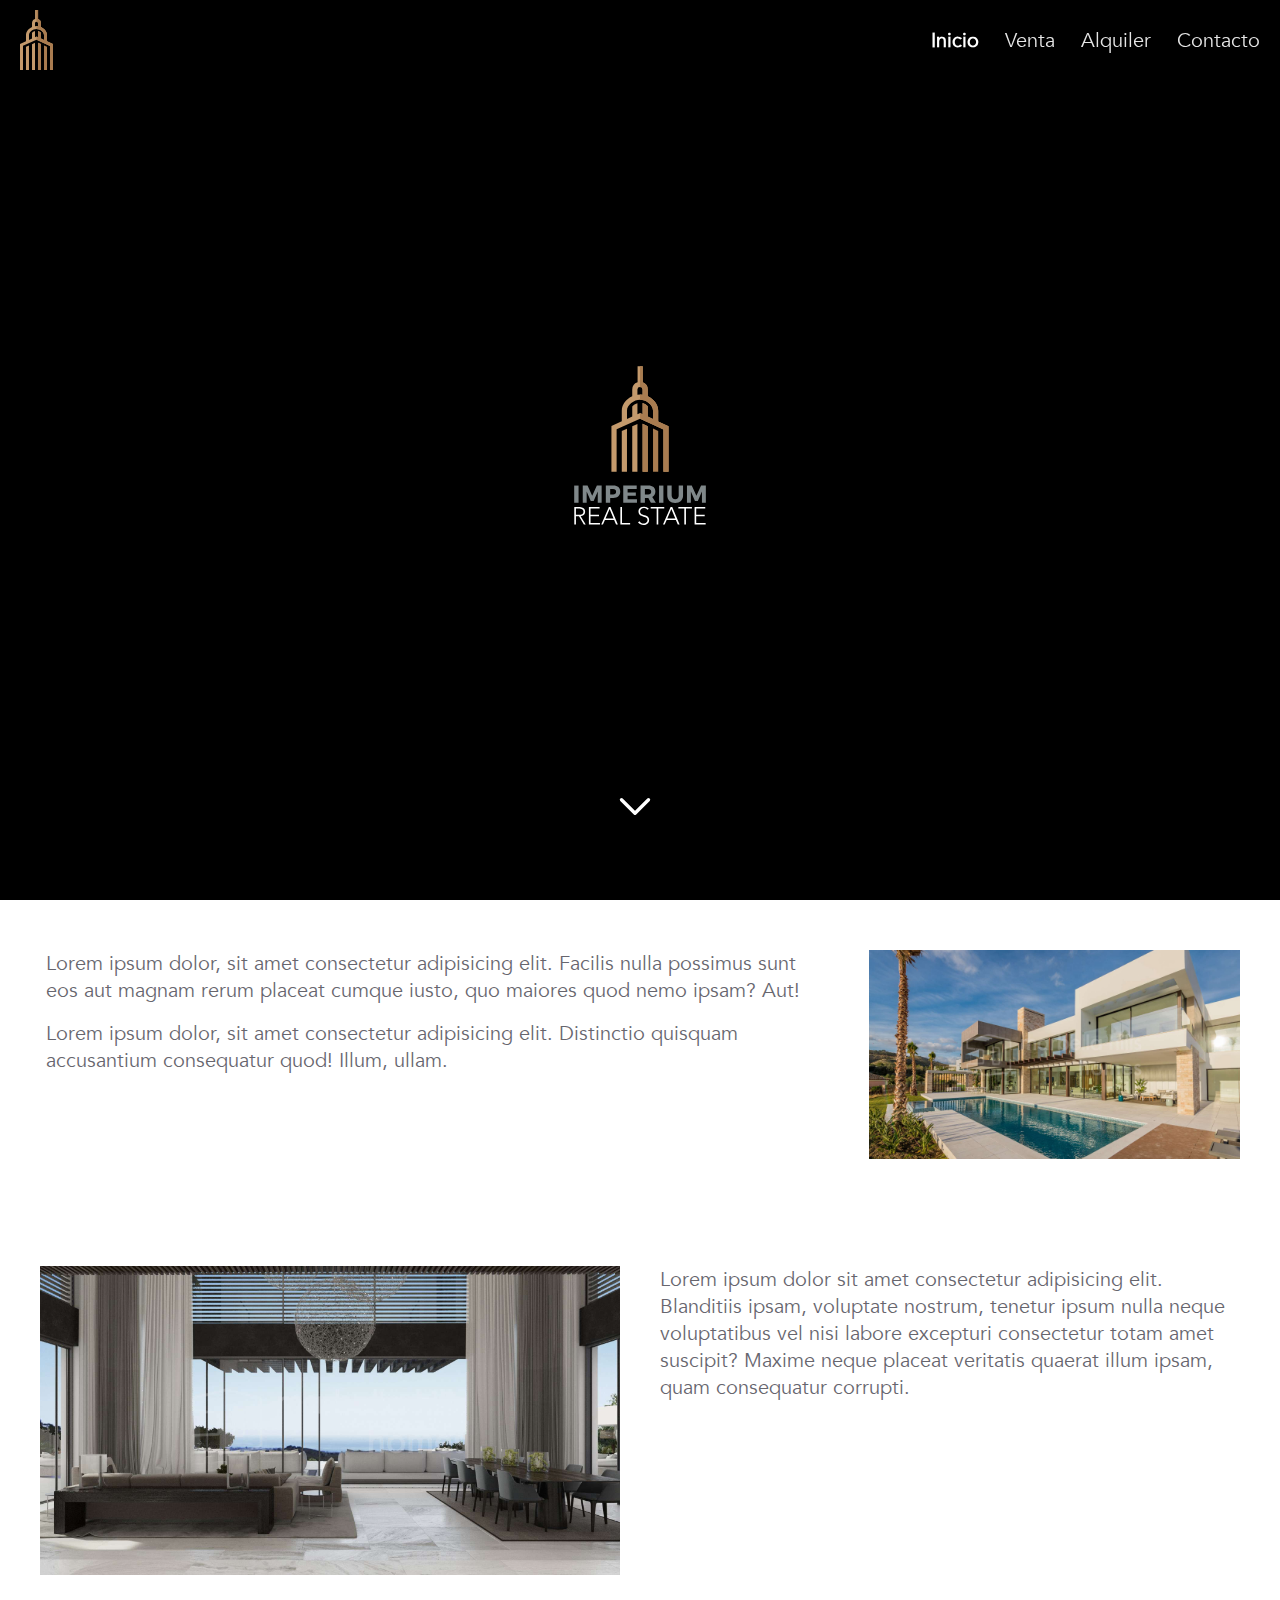
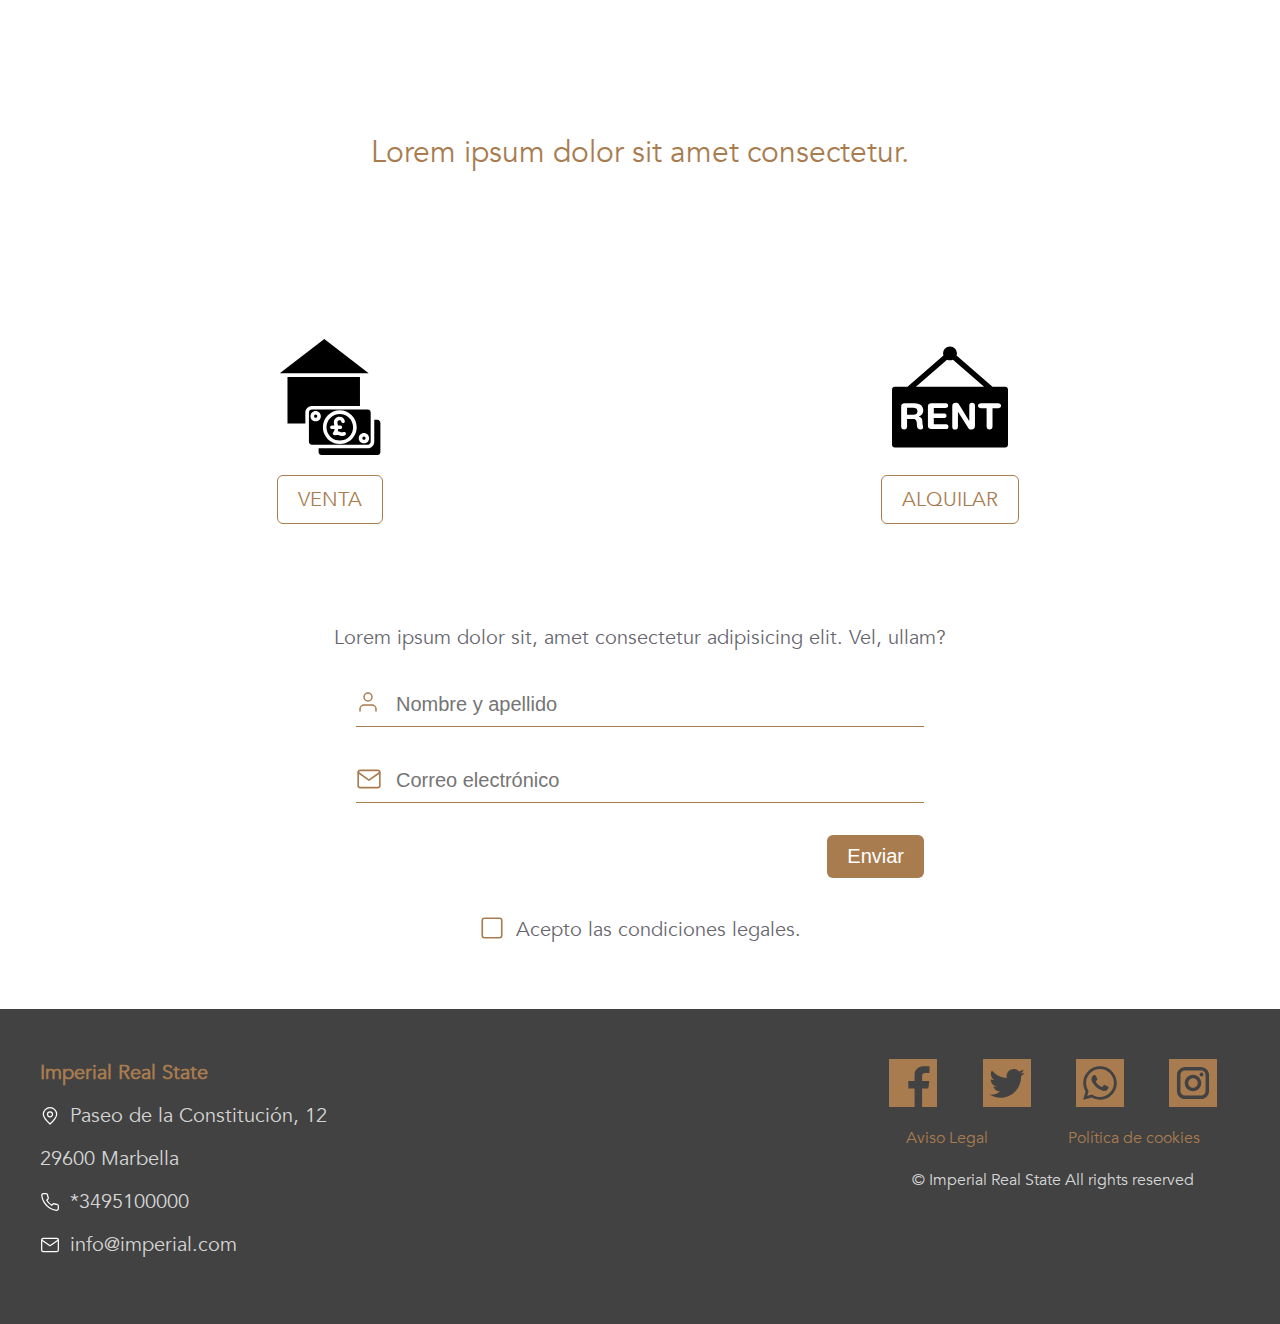
<file: PROYECTO1/index.html>
<!DOCTYPE html>
<html lang="en">
<head>
    <meta charset="UTF-8">
    <meta http-equiv="X-UA-Compatible" content="IE=edge">
    <meta name="viewport" content="width=device-width, initial-scale=1.0">
    <title>Inicio</title>
    <link rel="stylesheet" href="CSS/styles.css">
    <script src="js/jquery-3.4.1.min.js"></script>
    <script src="js/main.js"></script>
</head>
<body>
    <header class="transparente">
        <img src="img/logo.svg" alt="Logo Imperial Real State">
        <nav>
            <a href="#" class="activo">Inicio</a>
            <a href="ventas.html">Venta</a>
            <a href="#">Alquiler</a>
            <a href="contacto.html">Contacto</a>
        </nav>
    </header>
    <div class="hero"><!--Componente hero es poner una imagen de fondo pero para nuestro ejemplo haremos algo mejor-->
        <div></div>
        <div></div>
        <div></div>
        <div class="hero-logo">
            <img src="img/logo-frame.svg" alt="Logo Imperial Real State">
        </div>
        <a href="#pr" class="hero-down"> <!--Creamos un elace y con una clase hero-down va hacer una flecha que apunta hacia abajo y usario pulse para que empiece a navegar-->
            <img src="img/down.svg" alt="flecha abajo">
        </a>
    </div>
    <div id="burguer">
        <div class="barra superior"></div>
        <div class="barra media"></div>
        <div class="barra inferior"></div>
    </div>
    <div class="menu">
        <nav><!--nav para navegar-->
            <a href="#">Inicio</a>
            <hr>
            <a href="ventas.html">Venta</a>
            <hr>
            <a href="#">Alquiler</a>
            <hr>
            <a href="contacto.html">Contacto</a>
        </nav>
        <p class="copyright">&copy; ACME Inc</p>
    </div>
    <div class="fila primera">
        <span id = 'pr'>&nbsp;</span>
        <div class="col-66">
            <p>Lorem ipsum dolor, sit amet consectetur adipisicing elit. Facilis nulla possimus sunt eos aut magnam rerum placeat cumque iusto, quo maiores quod nemo ipsam? Aut!</p>
            <p>Lorem ipsum dolor, sit amet consectetur adipisicing elit. Distinctio quisquam accusantium consequatur quod! Illum, ullam.</p>
        </div>
        <div class="col-33">
            <img src="img/thumb4.jpg" alt="imagen casa">
        </div>
    </div>
    <div class="fila">
        <div class="col-50">
            <img src="img/thumb5.jpg" alt="">
            
        </div>
        <div class="col-50">
            <p>Lorem ipsum dolor sit amet consectetur adipisicing elit. Blanditiis ipsam, voluptate nostrum, tenetur ipsum nulla neque voluptatibus vel nisi labore excepturi consectetur totam amet suscipit? Maxime neque placeat veritatis quaerat illum ipsam, quam consequatur corrupti.</p>
        </div>
    </div>
    <div class="fila parallax">
        <div class="col-100">
            <p>Lorem ipsum dolor sit amet consectetur.</p>
        </div>
    </div>
    <div class="fila">
        <div class="col-50 caja-nav flex-column-center ">
            <img src="img/comprar.svg" alt=""> 
            <a href="ventas.html">VENTA</a>           
        </div>
        <div class="col-50 caja-nav flex-column-center ">
            <img src="img/alquilar.svg" alt=""> 
            <a href="#">ALQUILAR</a>
        </div>
    </div>
    
    <div class="fila">
        <div class="col-100 flex-column-center"> <!--con esta clase flex-column-center centramos todo el contacto y las fraces que se tienen-->
            <p>Lorem ipsum dolor sit, amet consectetur adipisicing elit. Vel, ullam?</p>
            <form class="contacto">
                <div class="fila">
                    <input class="usuario" type="text" placeholder="Nombre y apellido">
                </div>
                <div class="fila">
                    <input class="email" type="text" placeholder="Correo electrónico">
                </div>
                <div class="fila flex-end"> <!--flex end envia el botton de enviar a la derecha porque esa clase ya estaba creada-->
                    <button type="submit">Enviar</button>
                </div>
                <div class="fila flex-center">
                    <input type="checkbox" id="condiciones">
                    <label for="condiciones">
                        Acepto las condiciones legales.
                    </label>
                </div>
            </form>
        </div>
    </div>
    <footer class="fila">
        <div class="col-33">
            <P>Imperial Real State</P>
            <p class="flex-start">
                <img class="m-r-small" src="img/map.svg" alt="">
                Paseo de la Constitución, 12
            </p>
            <p>29600 Marbella</p>
            <p class="flex-start">
                <img class="m-r-small" src="img/phone.svg" alt="Icono de Teléfono">
                *3495100000
            </p>
            <p class="flex-start">
                <img class="m-r-small" src="img/mail.svg" alt="Icono de email">
                info@imperial.com
            </p>
        </div>
        <div class="col-33">
            <iframe src="https://www.google.com/maps/embed?pb=!1m18!1m12!1m3!1d102630.48698023823!2d-4.93504062133211!3d36.500968375074585!2m3!1f0!2f0!3f0!3m2!1i1024!2i768!4f13.1!3m3!1m2!1s0xd72d809904dabdf%3A0xe6c9db907b5ecab!2zTWFyYmVsbGEsIE3DoWxhZ2EsIEVzcGHDsWE!5e0!3m2!1ses!2sco!4v1655221728017!5m2!1ses!2sco" width="100%" height="100%" style="border:0;" allowfullscreen="" loading="lazy" referrerpolicy="no-referrer-when-downgrade"></iframe>

        </div>
        <div class="col-33">
            <div class="flex-around"> <!--con flex-around lo que hiciomo fue darle espacio entre los iconos -->
                <img class="rrss" src="img/facebook.svg" alt="Icono de Facebook">
                <img class="rrss" src="img/twitter.svg" alt="Icono de Twitter">
                <img class="rrss" src="img/whatsapp.svg" alt="Icono de Whatsapp">
                <img class="rrss" src="img/instagram.svg" alt="Icono de Instagram">
            </div>
            <div class="flex-around m-t">
                <a href="contacto.html#aviso">Aviso Legal</a>
                <a href="contacto.html#cookies">Política de cookies</a>
            </div>
            <p class="copyright m-t">&copy; Imperial Real State All rights reserved</p>
        </div>
        
    </footer>
</body>
</html>
</file>
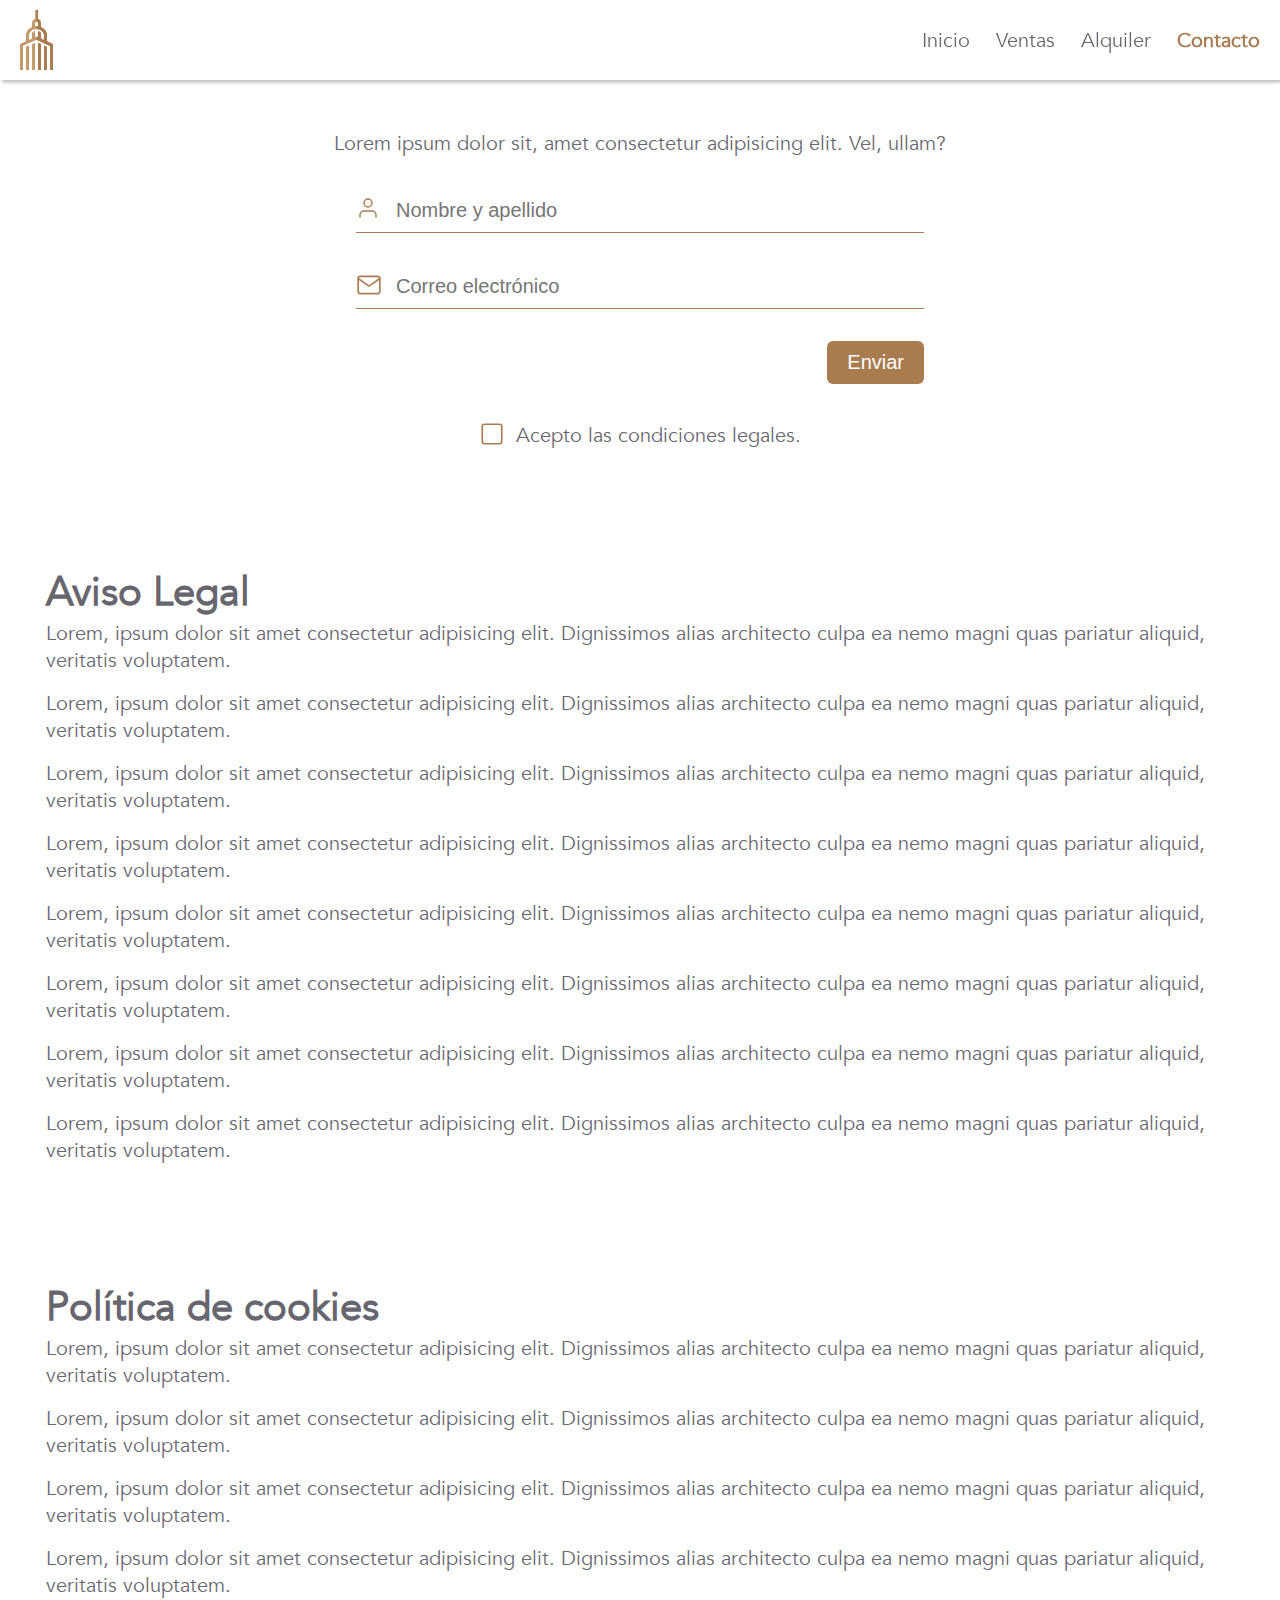
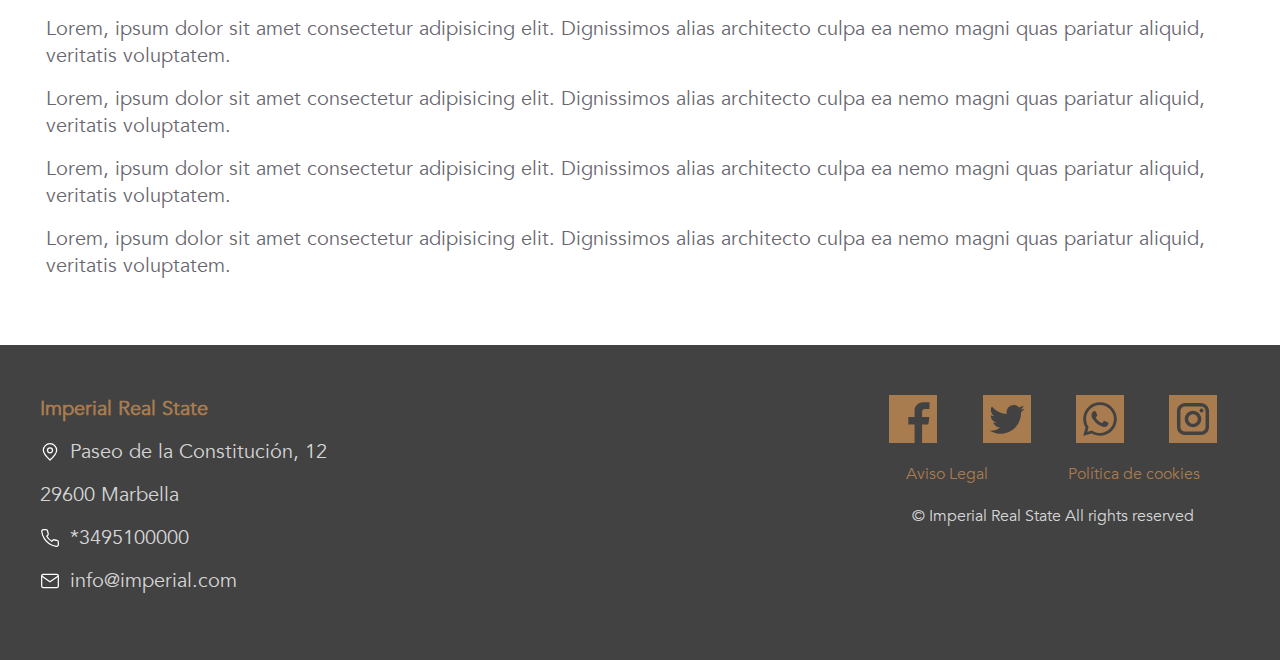
<file: PROYECTO1/contacto.html>
<!DOCTYPE html>
<html lang="en">
<head>
    <meta charset="UTF-8">
    <meta http-equiv="X-UA-Compatible" content="IE=edge">
    <meta name="viewport" content="width=device-width, initial-scale=1.0">
    <title>Inicio</title>
    <link rel="stylesheet" href="CSS/styles.css">
    <script src="js/jquery-3.4.1.min.js"></script>
    <script src="js/main.js"></script>
</head>
<body>
    <header>
        <img src="img/logo.svg" alt="Logo Imperial Real State">
        <nav>
            <a href="index.html" >Inicio</a>
            <a href="ventas.html">Ventas</a>
            <a href="#">Alquiler</a>
            <a href="#"class="activo">Contacto</a>
        </nav>
    </header>
    
    <div id="burguer">
        <div class="barra superior"></div>
        <div class="barra media"></div>
        <div class="barra inferior"></div>
    </div>
    <div class="menu">
        <nav><!--nav para navegar-->
            <a href="index.html">Inicio</a>
            <hr>
            <a href="ventas.html">Ventas</a>
            <hr>
            <a href="#">Alquiler</a>
            <hr>
            <a href="#">Contacto</a>
        </nav>
        <p class="copyright">&copy; ACME Inc</p>
    </div>
    <div class="fila contacto">
        <div class="col-100 flex-column-center"> <!--con esta clase flex-column-center centramos todo el contacto y las fraces que se tienen-->
            <p>Lorem ipsum dolor sit, amet consectetur adipisicing elit. Vel, ullam?</p>
            <form class="contacto">
                <div class="fila">
                    <input class="usuario" type="text" placeholder="Nombre y apellido">
                </div>
                <div class="fila">
                    <input class="email" type="text" placeholder="Correo electrónico">
                </div>
                <div class="fila flex-end"> <!--flex end envia el botton de enviar a la derecha porque esa clase ya estaba creada-->
                    <button type="submit">Enviar</button>
                </div>
                <div class="fila flex-center">
                    <input type="checkbox" id="condiciones">
                    <label for="condiciones">
                        Acepto las condiciones legales.
                    </label>
                </div>
            </form>
        </div>
    </div>
    <div class="fila">
        <span id="legal">&nbsp;</span>
        <div class="col-100">
            <h1>Aviso Legal</h1>
            <p>Lorem, ipsum dolor sit amet consectetur adipisicing elit. Dignissimos alias architecto culpa ea nemo magni quas pariatur aliquid, veritatis voluptatem.</p>
            <p>Lorem, ipsum dolor sit amet consectetur adipisicing elit. Dignissimos alias architecto culpa ea nemo magni quas pariatur aliquid, veritatis voluptatem.</p>
            <p>Lorem, ipsum dolor sit amet consectetur adipisicing elit. Dignissimos alias architecto culpa ea nemo magni quas pariatur aliquid, veritatis voluptatem.</p>
            <p>Lorem, ipsum dolor sit amet consectetur adipisicing elit. Dignissimos alias architecto culpa ea nemo magni quas pariatur aliquid, veritatis voluptatem.</p>
            <p>Lorem, ipsum dolor sit amet consectetur adipisicing elit. Dignissimos alias architecto culpa ea nemo magni quas pariatur aliquid, veritatis voluptatem.</p>
            <p>Lorem, ipsum dolor sit amet consectetur adipisicing elit. Dignissimos alias architecto culpa ea nemo magni quas pariatur aliquid, veritatis voluptatem.</p>
            <p>Lorem, ipsum dolor sit amet consectetur adipisicing elit. Dignissimos alias architecto culpa ea nemo magni quas pariatur aliquid, veritatis voluptatem.</p>
            <p>Lorem, ipsum dolor sit amet consectetur adipisicing elit. Dignissimos alias architecto culpa ea nemo magni quas pariatur aliquid, veritatis voluptatem.</p>
        </div>
    </div>
    <div class="fila">
        <span id="cookies">&nbsp;</span>
        <div class="col-100">
            <h1>Política de cookies</h1>
            <p>Lorem, ipsum dolor sit amet consectetur adipisicing elit. Dignissimos alias architecto culpa ea nemo magni quas pariatur aliquid, veritatis voluptatem.</p>
            <p>Lorem, ipsum dolor sit amet consectetur adipisicing elit. Dignissimos alias architecto culpa ea nemo magni quas pariatur aliquid, veritatis voluptatem.</p>
            <p>Lorem, ipsum dolor sit amet consectetur adipisicing elit. Dignissimos alias architecto culpa ea nemo magni quas pariatur aliquid, veritatis voluptatem.</p>
            <p>Lorem, ipsum dolor sit amet consectetur adipisicing elit. Dignissimos alias architecto culpa ea nemo magni quas pariatur aliquid, veritatis voluptatem.</p>
            <p>Lorem, ipsum dolor sit amet consectetur adipisicing elit. Dignissimos alias architecto culpa ea nemo magni quas pariatur aliquid, veritatis voluptatem.</p>
            <p>Lorem, ipsum dolor sit amet consectetur adipisicing elit. Dignissimos alias architecto culpa ea nemo magni quas pariatur aliquid, veritatis voluptatem.</p>
            <p>Lorem, ipsum dolor sit amet consectetur adipisicing elit. Dignissimos alias architecto culpa ea nemo magni quas pariatur aliquid, veritatis voluptatem.</p>
            <p>Lorem, ipsum dolor sit amet consectetur adipisicing elit. Dignissimos alias architecto culpa ea nemo magni quas pariatur aliquid, veritatis voluptatem.</p>
        </div>
    </div>
   
    <footer class="fila">
        <div class="col-33">
            <P>Imperial Real State</P>
            <p class="flex-start">
                <img class="m-r-small" src="img/map.svg" alt="">
                Paseo de la Constitución, 12
            </p>
            <p>29600 Marbella</p>
            <p class="flex-start">
                <img class="m-r-small" src="img/phone.svg" alt="Icono de Teléfono">
                *3495100000
            </p>
            <p class="flex-start">
                <img class="m-r-small" src="img/mail.svg" alt="Icono de email">
                info@imperial.com
            </p>
        </div>
        <div class="col-33">
            <iframe src="https://www.google.com/maps/embed?pb=!1m18!1m12!1m3!1d102630.48698023823!2d-4.93504062133211!3d36.500968375074585!2m3!1f0!2f0!3f0!3m2!1i1024!2i768!4f13.1!3m3!1m2!1s0xd72d809904dabdf%3A0xe6c9db907b5ecab!2zTWFyYmVsbGEsIE3DoWxhZ2EsIEVzcGHDsWE!5e0!3m2!1ses!2sco!4v1655221728017!5m2!1ses!2sco" width="100%" height="100%" style="border:0;" allowfullscreen="" loading="lazy" referrerpolicy="no-referrer-when-downgrade"></iframe>

        </div>
        <div class="col-33">
            <div class="flex-around"> <!--con flex-around lo que hiciomo fue darle espacio entre los iconos -->
                <img class="rrss" src="img/facebook.svg" alt="Icono de Facebook">
                <img class="rrss" src="img/twitter.svg" alt="Icono de Twitter">
                <img class="rrss" src="img/whatsapp.svg" alt="Icono de Whatsapp">
                <img class="rrss" src="img/instagram.svg" alt="Icono de Instagram">
            </div>
            <div class="flex-around m-t">
                <a href="#aviso">Aviso Legal</a>
                <a href="#cookies">Política de cookies</a>
            </div>
            <p class="copyright m-t">&copy; Imperial Real State All rights reserved</p>
        </div>
        
    </footer>
</body>
</html>
</file>
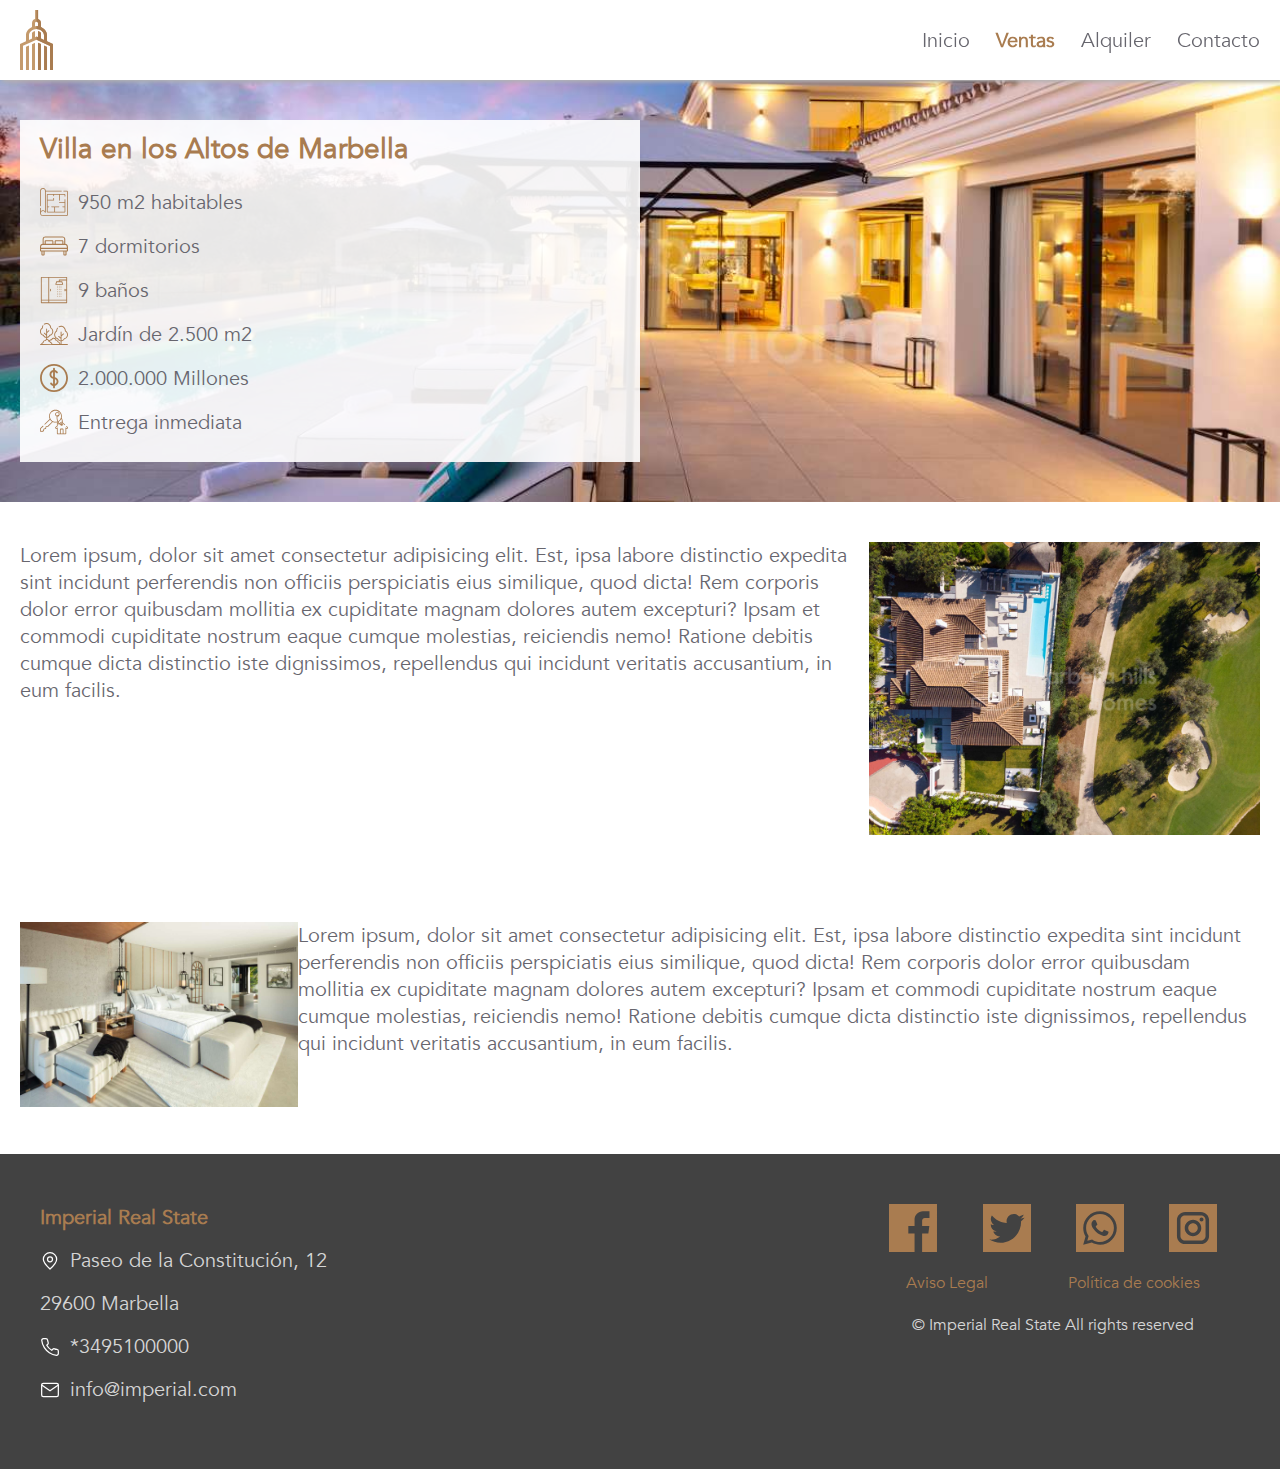
<file: PROYECTO1/propiedad1.html>
<!DOCTYPE html>
<html lang="en">
<head>
    <meta charset="UTF-8">
    <meta http-equiv="X-UA-Compatible" content="IE=edge">
    <meta name="viewport" content="width=device-width, initial-scale=1.0">
    <title>Inicio</title>
    <link rel="stylesheet" href="CSS/styles.css">
    <script src="js/jquery-3.4.1.min.js"></script>
    <script src="js/main.js"></script>
</head>
<body>
    <header>
        <img src="img/logo.svg" alt="Logo Imperial Real State">
        <nav>
            <a href="index.html" >Inicio</a>
            <a href="#"class="activo">Ventas</a>
            <a href="#">Alquiler</a>
            <a href="contacto.html">Contacto</a>
        </nav>
    </header>
    
    <div id="burguer">
        <div class="barra superior"></div>
        <div class="barra media"></div>
        <div class="barra inferior"></div>
    </div>
    <div class="menu">
        <nav><!--nav para navegar-->
            <a href="index.html">Inicio</a>
            <hr>
            <a href="#">Ventas</a>
            <hr>
            <a href="#">Alquiler</a>
            <hr>
            <a href="contacto.html">Contacto</a>
        </nav>
        <p class="copyright">&copy; ACME Inc</p>
    </div>
    <div class="fila propiedad">
        <div class="col-50">
            <h1 class="m-b">Villa en los Altos de Marbella</h1>
            <p class="flex-start">
                <img class="m-r-small" src="img/blueprint.svg" alt="Icono Plano">
                950 m2 habitables
            </p>
            <p class="flex-start">
                <img class="m-r-small" src="img/bed.svg" alt="Icono n° de Dormitorios">
                7 dormitorios
            </p>
            <p class="flex-start">
                <img class="m-r-small" src="img/bath.svg" alt="Icono n° de Baños">
                9 baños
            </p>
            <p class="flex-start">
                <img class="m-r-small" src="img/tree.svg" alt="Icono de Jardín">
                Jardín de 2.500 m2
            </p>
            <p class="flex-start">
                <img class="m-r-small" src="img/money.svg" alt="Icono de Monedas">
                2.000.000 Millones
            </p>
            <p class="flex-start">
                <img class="m-r-small" src="img/contract.svg" alt="Icono de Contrato">
                Entrega inmediata 
            </p>
        </div>
        <div class="col-50"></div>
    </div>
    <div class="fila">
        <div class="class-50">
            <p>Lorem ipsum, dolor sit amet consectetur adipisicing elit. Est, ipsa labore distinctio expedita sint incidunt perferendis non officiis perspiciatis eius similique, quod dicta! Rem corporis dolor error quibusdam mollitia ex cupiditate magnam dolores autem excepturi? Ipsam et commodi cupiditate nostrum eaque cumque molestias, reiciendis nemo! Ratione debitis cumque dicta distinctio iste dignissimos, repellendus qui incidunt veritatis accusantium, in eum facilis.</p>
        </div>
        <div class="class-50">
            <img src="img/property2.jpg" alt="Imagen de Vivienda">
        </div>
    </div>
    <div class="fila">
        <div class="class-50">
            <img src="img/property3.jpg" alt="Imagen de Vivienda">
        </div>
        <div class="class-50">
            <p>Lorem ipsum, dolor sit amet consectetur adipisicing elit. Est, ipsa labore distinctio expedita sint incidunt perferendis non officiis perspiciatis eius similique, quod dicta! Rem corporis dolor error quibusdam mollitia ex cupiditate magnam dolores autem excepturi? Ipsam et commodi cupiditate nostrum eaque cumque molestias, reiciendis nemo! Ratione debitis cumque dicta distinctio iste dignissimos, repellendus qui incidunt veritatis accusantium, in eum facilis.</p>
        </div>
    </div>
    <footer class="fila">
        <div class="col-33">
            <P>Imperial Real State</P>
            <p class="flex-start">
                <img class="m-r-small" src="img/map.svg" alt="">
                Paseo de la Constitución, 12
            </p>
            <p>29600 Marbella</p>
            <p class="flex-start">
                <img class="m-r-small" src="img/phone.svg" alt="Icono de Teléfono">
                *3495100000
            </p>
            <p class="flex-start">
                <img class="m-r-small" src="img/mail.svg" alt="Icono de email">
                info@imperial.com
            </p>
        </div>
        <div class="col-33">
            <iframe src="https://www.google.com/maps/embed?pb=!1m18!1m12!1m3!1d102630.48698023823!2d-4.93504062133211!3d36.500968375074585!2m3!1f0!2f0!3f0!3m2!1i1024!2i768!4f13.1!3m3!1m2!1s0xd72d809904dabdf%3A0xe6c9db907b5ecab!2zTWFyYmVsbGEsIE3DoWxhZ2EsIEVzcGHDsWE!5e0!3m2!1ses!2sco!4v1655221728017!5m2!1ses!2sco" width="100%" height="100%" style="border:0;" allowfullscreen="" loading="lazy" referrerpolicy="no-referrer-when-downgrade"></iframe>

        </div>
        <div class="col-33">
            <div class="flex-around"> <!--con flex-around lo que hiciomo fue darle espacio entre los iconos -->
                <img class="rrss" src="img/facebook.svg" alt="Icono de Facebook">
                <img class="rrss" src="img/twitter.svg" alt="Icono de Twitter">
                <img class="rrss" src="img/whatsapp.svg" alt="Icono de Whatsapp">
                <img class="rrss" src="img/instagram.svg" alt="Icono de Instagram">
            </div>
            <div class="flex-around m-t">
                <a href="contacto.html#aviso">Aviso Legal</a>
                <a href="contacto.html#cookies">Política de cookies</a>
            </div>
            <p class="copyright m-t">&copy; Imperial Real State All rights reserved</p>
        </div>
        
    </footer>
</body>
</html>
</file>
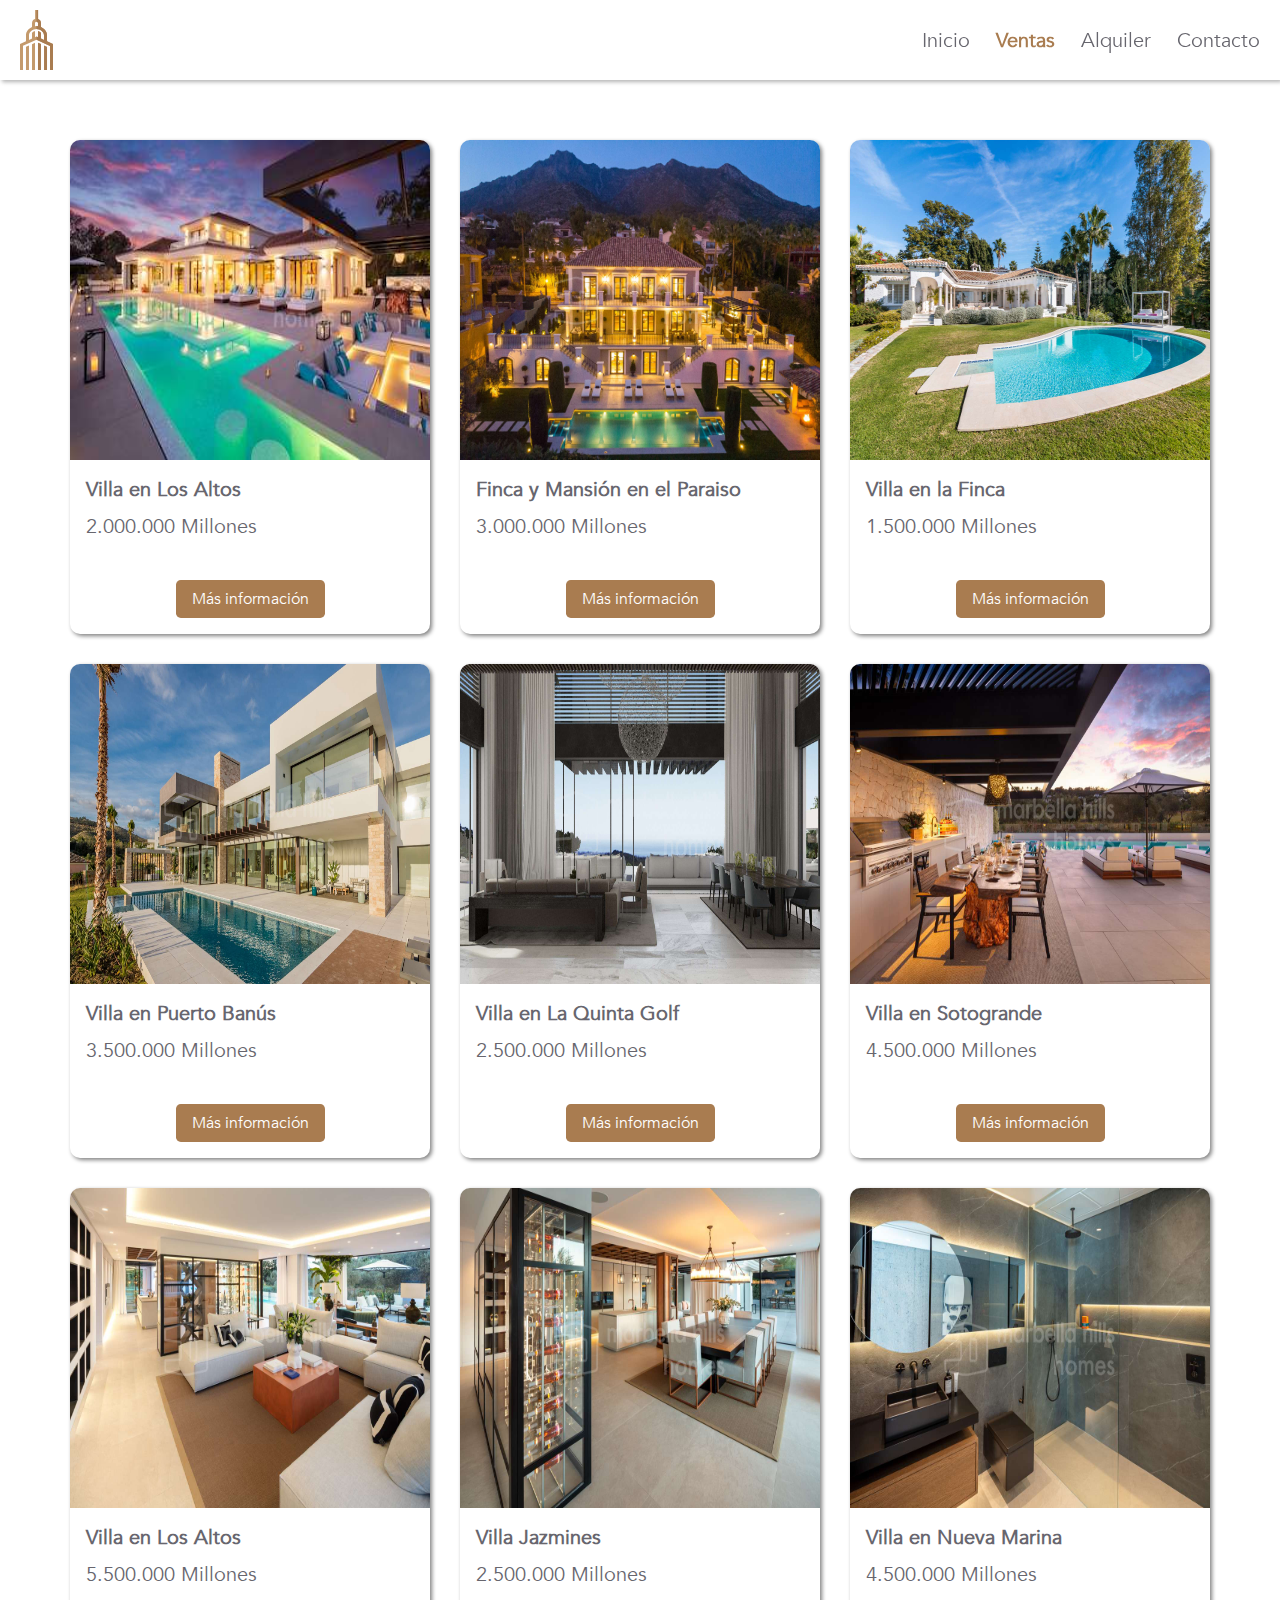
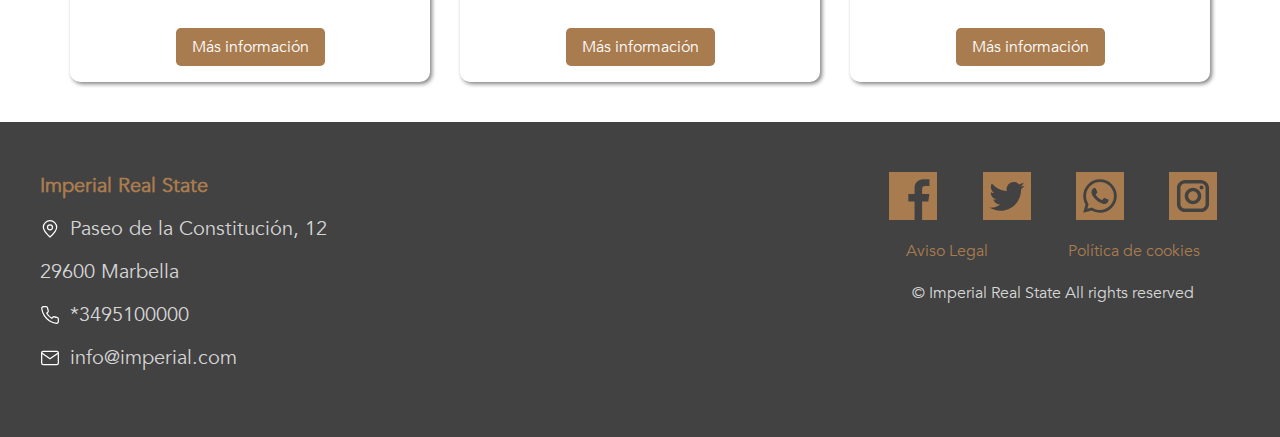
<file: PROYECTO1/ventas.html>
<!DOCTYPE html>
<html lang="en">
<head>
    <meta charset="UTF-8">
    <meta http-equiv="X-UA-Compatible" content="IE=edge">
    <meta name="viewport" content="width=device-width, initial-scale=1.0">
    <title>Inicio</title>
    <link rel="stylesheet" href="CSS/styles.css">
    <script src="js/jquery-3.4.1.min.js"></script>
    <script src="js/main.js"></script>
</head>
<body>
    <header>
        <img src="img/logo.svg" alt="Logo Imperial Real State">
        <nav>
            <a href="index.html" >Inicio</a>
            <a href="#"class="activo">Ventas</a>
            <a href="#">Alquiler</a>
            <a href="contacto.html">Contacto</a>
        </nav>
    </header>
    
    <div id="burguer">
        <div class="barra superior"></div>
        <div class="barra media"></div>
        <div class="barra inferior"></div>
    </div>
    <div class="menu">
        <nav><!--nav para navegar-->
            <a href="index.html">Inicio</a>
            <hr>
            <a href="#">Ventas</a>
            <hr>
            <a href="#">Alquiler</a>
            <hr>
            <a href="contacto.html">Contacto</a>
        </nav>
        <p class="copyright">&copy; ACME Inc</p>
    </div>
    <div class="fila grid">
        <div class="card">
            <img src="img/thumb1.jpeg" alt="Imagen de casa">
            <div class="footer-card">
                <div>
                    <p>Villa en Los Altos</p>
                    <p>2.000.000 Millones</p>
                </div>
                <a href="propiedad1.html">Más información</a>
            </div>
        </div>
        <div class="card">
            <img src="img/thumb2.jpg" alt="Imagen de casa">
            <div class="footer-card">
                <div>
                    <p>Finca y Mansión en el Paraiso</p>
                    <p>3.000.000 Millones</p>
                </div>
                <a href="#">Más información</a>
            </div>
        </div>
        <div class="card">
            <img src="img/thumb3.jpg" alt="Imagen de casa">
            <div class="footer-card">
                <div>
                    <p>Villa en la Finca</p>
                    <p>1.500.000 Millones</p>
                </div>
                <a href="#">Más información</a>
            </div>
        </div>
        <div class="card">
            <img src="img/thumb4.jpg" alt="Imagen de casa">
            <div class="footer-card">
                <div>
                    <p>Villa en Puerto Banús</p>
                    <p>3.500.000 Millones</p>
                </div>
                <a href="#">Más información</a>
            </div>
        </div>
        <div class="card">
            <img src="img/thumb5.jpg" alt="Imagen de casa">
            <div class="footer-card">
                <div>
                    <p>Villa en La Quinta Golf</p>
                    <p>2.500.000 Millones</p>
                </div>
                <a href="#">Más información</a>
            </div>
        </div>
        <div class="card">
            <img src="img/thumb6.jpg" alt="Imagen de casa">
            <div class="footer-card">
                <div>
                    <p>Villa en Sotogrande</p>
                    <p>4.500.000 Millones</p>
                </div>
                <a href="#">Más información</a>
            </div>
        </div>
        <div class="card">
            <img src="img/thumb8.jpg" alt="Imagen de casa">
            <div class="footer-card">
                <div>
                    <p>Villa en Los Altos</p>
                    <p>5.500.000 Millones</p>
                </div>
                <a href="#">Más información</a>
            </div>
        </div>
        <div class="card">
            <img src="img/thumb9.jpg" alt="Imagen de casa">
            <div class="footer-card">
                <div>
                    <p>Villa Jazmines</p>
                    <p>2.500.000 Millones</p>
                </div>
                <a href="#">Más información</a>
            </div>
        </div>
        <div class="card">
            <img src="img/thumb10.jpg" alt="Imagen de casa">
            <div class="footer-card">
                <div>
                    <p>Villa en Nueva Marina</p>
                    <p>4.500.000 Millones</p>
                </div>
                <a href="#">Más información</a>
            </div>
        </div>
    </div>
    <footer class="fila">
        <div class="col-33">
            <P>Imperial Real State</P>
            <p class="flex-start">
                <img class="m-r-small" src="img/map.svg" alt="">
                Paseo de la Constitución, 12
            </p>
            <p>29600 Marbella</p>
            <p class="flex-start">
                <img class="m-r-small" src="img/phone.svg" alt="Icono de Teléfono">
                *3495100000
            </p>
            <p class="flex-start">
                <img class="m-r-small" src="img/mail.svg" alt="Icono de email">
                info@imperial.com
            </p>
        </div>
        <div class="col-33">
            <iframe src="https://www.google.com/maps/embed?pb=!1m18!1m12!1m3!1d102630.48698023823!2d-4.93504062133211!3d36.500968375074585!2m3!1f0!2f0!3f0!3m2!1i1024!2i768!4f13.1!3m3!1m2!1s0xd72d809904dabdf%3A0xe6c9db907b5ecab!2zTWFyYmVsbGEsIE3DoWxhZ2EsIEVzcGHDsWE!5e0!3m2!1ses!2sco!4v1655221728017!5m2!1ses!2sco" width="100%" height="100%" style="border:0;" allowfullscreen="" loading="lazy" referrerpolicy="no-referrer-when-downgrade"></iframe>

        </div>
        <div class="col-33">
            <div class="flex-around"> <!--con flex-around lo que hiciomo fue darle espacio entre los iconos -->
                <img class="rrss" src="img/facebook.svg" alt="Icono de Facebook">
                <img class="rrss" src="img/twitter.svg" alt="Icono de Twitter">
                <img class="rrss" src="img/whatsapp.svg" alt="Icono de Whatsapp">
                <img class="rrss" src="img/instagram.svg" alt="Icono de Instagram">
            </div>
            <div class="flex-around m-t">
                <a href="contacto.html#aviso">Aviso Legal</a>
                <a href="contacto.html#cookies">Política de cookies</a>
            </div>
            <p class="copyright m-t">&copy; Imperial Real State All rights reserved</p>
        </div>
        
    </footer>
</body>
</html>
</file>
<file: PROYECTO1/CSS/styles.css>
/* Fuentes */

@font-face {
    font-family: "Avenir";
    src: url('../fonts/Avenir-Book.ttf')
}

/* Reseteo */

* {
    margin: 0;
    padding: 0;
    box-sizing: border-box;
}

a {
    text-decoration: none; /*Para que no subraye los enlaces */
    cursor: pointer;
    color: inherit; /* Heredado para quitar el color que trae los navegadores por deafaul */
}

/* Generales */

html {
    font-size: 20px; /* Subimos un poco de tamaño la fuente que trae los navegadores por defecto */    
}

@media (max-width: 440px) { /* y lo mismo de arriba con una media query un maxino de 4440px */
    html {
        font-size: 18px; /* se hace esto porque tenemos muchos elementos referenciados con 
                            rem y como tenemos un cambio para moviles con lo de arriba desde generales
                            hara que sean mas pequeños y esto hara que nuestro diseño sea responsive 
                            en los dispositivos menores de 440px */
    }
}

body {
    font-family:"Avenir", sans-serif ; /* Cargamos la funte y sans-serif por si nuestra fuente no carga.. por seguirdad */
    color: #67666e;
}

img {
    max-width: 100%; /* ponemos todas las imagenes responsive y asi no se escapan de los elementos que los contengan */
}

p {
    margin-bottom: 0.8rem;/* margen bottom le ponemos espacio a todos los  parrafos para que se vea mejo */
}
/* Hero */

.hero {
    width: 100%;/* Para que la imagen ocupe el 100% de la pantalla */
    height: 100vh;
    background-color: black; /* Color fondo atras de la imagen */
    position: absolute;
    top: 0;
    left: 0;
    overflow: hidden; /* Los elemento que esten no se desborden poque utilizamos un esacaldo */
}

@keyframes heroAnimation { /* Vamos animar el hero y lo llamamos heroAnimation le pusimo ese nombre */
    0%  {
        opacity: 0; /* cuando este al 0% Osea que nazca oculto */
        animation-timing-function: ease-in; /* Este haciendo las transiciones con esa curva de aceleración */
    }

    12% {opacity: 1;} /* Acá le estamos diciendo que cuando este al 12% se vea la imagen */
    25% {transform: scale(1.2);}/* Introducimos esta no vedad de transform para escalar la imagen a 1.2 para que la haga mas grande un 20% */
    
    75% {
        opacity: 0; /* Para que se valla desvaneciendo la imagen */
        transform: scale(1.1); /* Para que valla encogiendo y veamos el movimento */
    }
    
    100% {opacity: 0;}
}
    


.hero div {
    width: 100%;/* Para que la imagen ocupe el 100% de la pantalla */
    height: 100vh;
    position: absolute;
    top: 0;
    left: 0;
    background-size: cover ;/* Propiedades de fondo de imagen no de la imagen y le ponemos cover para que ocupe todo el tamaño disponible */
    background-position: center; /* Para centrar imagen */
    background-repeat: none; /* Para que no se repita */
    opacity: 0; /* Ocuparan espacio pero no se veran */
    animation: heroAnimation 18s infinite /* Implementadi la animación en los div con tiempo de 18 segundos e infinite para que se repita de manera continua*/
}

.hero div:nth-child(1) { /* Estamos poniendo las imagenes en cada div */
    background-image: url('../img/front1.jpg');
}

.hero div:nth-child(2) { /* Estamos poniendo las imagenes */
    background-image: url('../img/front2.jpg');
    animation-delay: 6s; /* se pone un atrazo en el inicio de la animacion para que se vea el efecto*/
}

.hero div:nth-child(3) { /* Estamos poniendo las imagenes */
    background-image: url('../img/front3.jpg');
    animation-delay: 12s;
}

.hero .hero-logo {
    position: absolute;
    top: 50%; /* Otra metodo para centrar con top, left, transform */
    left: 50%;
    transform: translate(-50%, -50%);
    animation: none; /* Para que no tenga la animación */
    opacity: 1;/* Rmper los opacity que tienen los div */
    width: 30%; /* Vamos a tener el logo a un 30% del ancho del dispositivo con height auto */ 
    height: auto;
}

.hero .hero-down { 
    position: absolute;
    top: 90%; /* 90 para que se valla a la parte inferior */
    left: 50%;
    transform: translate(-50%, -50%);
    animation: none; /* Para que no tenga la animación */
    opacity: 1;/* Rmper los opacity que tienen los div */
    width: 5%; /* Vamos a tener el logo a un 30% del ancho del dispositivo con height auto */ 
    height: auto;
}

@media (max-width: 720px) { /* ajustando tamaños para la fecha y el logo para que se vea mejor */
    .hero .hero-logo {
        width: 60%;
    }
    .hero .hero-down {
        width: 15%;
    }
}

@media (max-width: 440px) { /* ajustando tamaños para la fecha y el logo para que se vea mejor */
    .hero .hero-logo {
        width: 80%;
    }
    .hero .hero-down {
        width: 20%;
    }
}

/* Header */

header {
    background-color: white;
    box-shadow: 1.5px 1.5px 4px #b3b3b3; /* Para darle Sombra 4px es para difuminar*/
    height: 80px;
    width: 100%;
    position: fixed;
    top: 0;
    left: 0;
    z-index: 1;/* le ponemos esto para bajar la cabecera y ya podemos visualizar nuestro logo y menu */
    display: flex; /* Poner en línes lo que tengamos*/
    justify-content: space-between;
    align-items: center;
    padding: 0 1em;
    transition: 600ms all ease-in-out;
}

header.transparente{ /* se hizo para que donde esta nuestro logo y menu no se vea blanco si no que sea transparente y se vea dentro de la imagen */
    background-color: transparent;
    box-shadow: none;
}
header img {
    height: 60px; /* ancho */
    width: auto;
}

header nav a {
    color: #67666e;
    font-weight: normal;
    margin-left: 1em;
    transition: 300ms ease-in-out all;
}
header.transparente nav a {
    color: rgba(255, 255, 255, 0.9);
    
}
header nav a.activo,
header nav a:hover {
    color: #a97c50;
    font-weight: bold;
}
header.transparente nav a.activo,
header.transparente nav a:hover {
    color: white;
}   

/*Boton burguer*/

#burguer {
    position: fixed;
    top: 1rem;
    left: 1rem;
    cursor: pointer;
    z-index: 10;/* z-index para que nuestro boton hambuerguesa sobresalga y lo podamos ver*/
    display: none;/* desaparece la hambiugues o sea las lineas del menu */
}

#burguer .barra {
    width: 30px;
    height: 2px;
    margin: 6px;
    background-color: #a97c50;
    transition: 400ms all ease-in-out
}

#burguer.abierto .barra {
    background-color: white;
}

#burguer.abierto .barra.superior {
    transform: translateY(8px) rotateZ(45deg);/* Trasformamos la barra que se rote*/
}

#burguer.abierto .barra.media {
    width: 0;/* hacemos desaparecer la barra media*/
}

#burguer.abierto .barra.inferior {
    transform: translateY(-8px) rotateZ(-45deg);/* lo contrario que barra superior para que se cruce por eso el signo y sew convierta en una X -*/
}

@media (max-width: 620px) { /* lo que hacemos con esta media query y header nav es que nuestro boton de habuerguesa(osea las líneas) desaparescan para una medida 620px.*/
    #burguer { 
        display: block;
    }

    header {
        justify-content: flex-end; /* Hacemos que nuestro logo cuando esa por debajo de 620px se pase al lado derecho y no salgan los dos al timpo boton hamburguesa y logo */
    }

    header nav {
        display: none;
    }
}

/* Menú Lateral*/

.menu {
    width: 360px;
    height: 100vh;
    background-color: #424242;
    position: fixed;
    top: 0;
    left: -360px;/*ocultamos el menu por eso le ponemos -360 que es igual a l ancho */
    padding-top: 40px; /* se le da espacio arriba de 80 PX*/
    transition: all 700ms ease-in-out;

}

.menu.abierto { /* aca vuelve aparecer el menu*/
    left: 0;
}

.menu nav {
    padding: 1rem;
    display: flex;
    flex-direction: column;
}

.menu nav a {
    padding: 0.6rem 0;
    color: rgba(255, 255, 255, 0.75);
    font-size: 1,1rem;
    transition: 300ms all ease-in-out;
}

.menu nav a:hover {
    color: white;
}
.menu .copyright {
    color:rgba(255, 255, 255, 0.75);
    font-size: 0.9rem;
    position: absolute;
    bottom: 0;
    left: 0;
    padding: 0.5rem;
    text-align: center;
    width: 100%;
    
}

/* Layout */

.primera { /* para poder ver contenido debajo de la imegen hero*/
    margin-top: 100vh;
}

#pr,
#legal,
#cookies {
    display: block;
    margin-top: -90px;/* suba hacia aariba y paddin de 80 para bajar el matgin*/
    padding-bottom: 90px;
}

.fila {
    display: flex;
    padding: 2rem 1rem;/* Espaciado a los elementos */
}

.fila.contacto {
    margin-top: 80px;
}

.col-100 {
    width: 100%;
    padding: 0.5rem 1rem;
} 

.col-75 {
    width: 75%;
    padding: 0.5rem 1rem;
}    
.col-66 {
    width: 66.66666%;
    padding: 0.5rem 1rem;/* 0.5rem arriba y abajo y 1rem derecha e izquierda */
}    
.col-50 {
    width: 50%;
    padding: 0.5rem 1rem;/* 0.5rem arriba y abajo y 1rem derecha e izquierda */
}

.col-33 {
    width: 33.33333%;
    padding: 0.5rem 1rem;/* 0.5rem arriba y abajo y 1rem derecha e izquierda */
}

.col-25 {
    width: 25%;
    padding: 0.5rem 1rem;
}

@media (max-width: 720px) {
    .fila {
        flex-direction: column; /* pasamos la fila a columna cuando sea por debajo de 720px y el elemeno que se tenga ahi para este ejemplo la imagen de la casa para a colimna abajo */
        padding: 1rem 0.5rem;
    }

    .col-75,
    .col-66,
    .col-50,
    .col-33,
    .col-25 {
        width: 100%;
        
    }    
}

.flex-start {
    display: flex;
    justify-content: flex-start;
    align-items: center;
}

.flex-center {
    display: flex;
    justify-content: center;
    align-items: center;
}
.flex-end {
    display: flex;
    justify-content: flex-end;
    align-items: center;
}

.flex-between {
    display: flex;
    justify-content: space-between;
    align-items: center;
}

.flex-around {
    display: flex;
    justify-content: space-around;
    align-items: center;
}

.flex-column-center {
    display: flex;
    flex-direction: column;
    justify-content: center;
    align-items: center;
}

/* Espaciados y márgenes */

.m-t {
    margin-top: 1rem;
}
.m-b {
    margin-bottom: 1rem;
}
.m-l {
    margin-left: 1rem;
}
.m-r {
    margin-right: 1rem;
}

.m-t-small {/* esta clases small son las que vamos a utilizar en nuestro proyecto para espaciar los iconos del texto */
    margin-top: 0.5rem;
}
.m-b-small {
    margin-bottom: 0.5rem;
}
.m-l-small {
    margin-left: 0.5rem;
}
.m-r-small {
    margin-right: 0.5rem;
}

/* Parallax */

.fila.parallax {
    background-image: url('../img/property5.jpg');
    background-size: cover;
    background-position: center;
    background-repeat: no-repeat;
    background-attachment: fixed;/* Conseguimos efecto que la imagen se quede quieta */
    padding: 3rem 2rem ;
}

.fila.parallax div {
    background-color: rgba(255, 255, 255, 0.75);
    padding: 2rem;
}

.fila.parallax div p {
    font-size: 1.5rem;
    color: #a97c50;
    text-align: center;
}

/* Caja Navegación */

.caja-nav img {
    width: 20%;
    margin-bottom: 1em;
}

.caja-nav a {
    border: 1px solid #a97c50;
    background-color: white;
    color: #a97c50;
    font-size: 1rem;
    font-weight: normal;
    padding: 0.5em 1em;
    border-radius: 0.3em;
    cursor: pointer;
    transition: all ease-in-out 400ms;

}

.caja-nav a:hover {
    background-color: #a97c50;
    color: white;
}

/* Formulario contacto */

form.contacto { /* Ponemos mas pequeño el espacio de contacto */
    width: 50%;
}

@media (max-width: 720px){/* ponemos esta media query para poder visualizarlo bien el contacto en una tablet*/
    form.contacto{
        width: 75%;
    }
}

@media (max-width: 440px){/* ponemos esta media query para poder visualizarlo bien el contacto en un celular*/
    form.contacto{
        width: 100%;
    }
}
form.contacto .fila {/* disminuimos el espacio DE Ccontacto*/
    padding: 0.8rem;

}

input {
    border: none;
    border-bottom: 1.5px solid #a97c50;
    font-size: 1rem;
    padding: 0.5em 1em;
    width: 100%;
}

input:focus {/* cuando uno le pone el mouse se cierra el cuadrado en nombre ya pellido eso es focus en este momento lo hace ya veremps cuando se haga mas stylo si se sigue aplicando */
    outline: none; /* Aca ya le quitamos los bordes o sea lo que se encerrasba arriba ya no aparece */
    border-bottom: 1.5px solid #643e18;/* la línes de abajo se pone de un color mas oscuro cuando cilkeamos ahi */
}

input.usuario {
    background-image: url('../img/user.svg');
    background-repeat: no-repeat;
    background-position: 0 7px;
    padding-left: 2em;
}

input.email {
    background-image: url('../img/mail-bronce.svg');
    background-repeat: no-repeat;
    background-position: 0 7px;
    padding-left: 2em;
}

button {
    border: none;
    background-color:  #a97c50;
    color: white;
    font-size: 1rem;
    font-weight: normal;
    padding: 0.5em 1em;
    border-radius: 0.3em;
    cursor: pointer;
    transition: all ease-in-out 400ms;

}

button:hover {
    background-color: #81501e;
}

input[type="checkbox"] {
    display: none;

}

input[type="checkbox"] + label::before { /* es el icono de un cuadrado antes de acepto condiciones legales*/
    content: url('../img/square.svg');
    position: relative;
    top: 5px;
    padding-right: 5px ;
    
}

input[type="checkbox"]:checked + label::before {/* aca lo que hacesmos es que nos pones un visto bueno */
    content: url('../img/check-square.svg');
    
}

/* Footer es la historia de la pagina */

footer {
    background-color: #424242;
}

footer p {
    color: rgba(255, 255, 255, 0.8);
}

footer p:first-child {/* first-child con esto hacemos que el preimero de los parrafos se de un color diferente */
    color: #a97c50; /* le ponemos el color corporativo */
    font-weight: bold; /* Le ponemos en negrita como resaltado*/

}

footer img.rrss {
    height: 48px;
}

footer a {
    font-size: 0.8rem;
    color: #a97c50;
    transition: 400ms ease-in-out all;
}

footer a:hover {
    color: #704a24;
}

footer .copyright {
    color: rgba(255, 255, 255, 0.8);
    font-size: 0.8rem;
    text-align: center;
}

/* Card - tarjeta de ventas*/

.fila.grid { /* nos sirve para poderponer las tarjetas que queramos y se ajusten */
    margin-top: 100px;
    display: grid;
    grid-template-columns: repeat(auto-fit,360px);/* Permite repetir elementos como columnas por igual se le pasa un elemento auto-fit quiere decir que cada elemento se adapta al espacio disponible y se le pasa un valor de referencia como ya tenemos nuestras tarjetas de 360 px se le pasa esa mmedida*/
    grid-gap: 1.5rem;/* para ponerle espacio entre cada tarjeta con este es mas facil por que el navegador lo calcula*/
    justify-content: center;
}
.card {
    width: 360px; /* Con 360px nos sirve para no ser adatavado a moviles queda biern */
    border-radius: 0.5rem;
    box-shadow: 2px 2px 4px gray;
    display: flex;
    flex-direction: column;
    align-items: center;
    overflow: hidden;/*como la tarjeta tiene una imagen le pasamos overflow para que la imagen se centre y qyuede integrada */
}

.card img {
    height: 320px;
}

.card .footer-card {
    padding: 0.8rem;
    width: 100%;/* 100% del padre ya que padre tiene flex se ha hecho mas peuqeño */
    height: 174px;
    display: flex;/* esto para los datos que tenga adentro*/
    flex-direction: column;
    justify-content: space-between;/* Esta parte para que los textos se vallan arriba y abajo*/
    align-items: flex-start;/*esta parate como son textos esten aliniados en el eje de la Y en la parte de la izquierda */
}

.card .footer-card p {
    margin-bottom: 0.5rem;
}

.card .footer-card p:first-child {
    font-weight: bold ;
}

.card .footer-card a { /* enlace de pagina ventas información */
    background-color: #a97c50;
    color: white;
    font-size: 0.8rem;
    border-radius: 0.3em;
    padding: 0.5em 1em;
    align-self: center;/* centramos solo este elemento con este codigo ya que en footer card estan alineados todos los lementos con flex-start*/
    transition: 400ms ease-in-out all;
}

.card .footer-card a:hover { /* enlace de pagina ventas información */
    background-color: #664626;
  }

/* Ficha Propiedad en pagina propiedad */

.propiedad {
    margin-top: 80px;
    background-image: url('../img/property5.jpg');
    background-size: cover;
    background-position: center;
    background-repeat: no-repeat;
}

.propiedad div:first-child {
    background-color: rgba(255, 255, 255, 0.90);   
}

.propiedad div:first-child h1 {
    font-size: 1.4rem;  
    color: #a97c50; 
}

.propiedad div:first-child p img {
    width: 28px;
    height: 28px;

}
</file>
